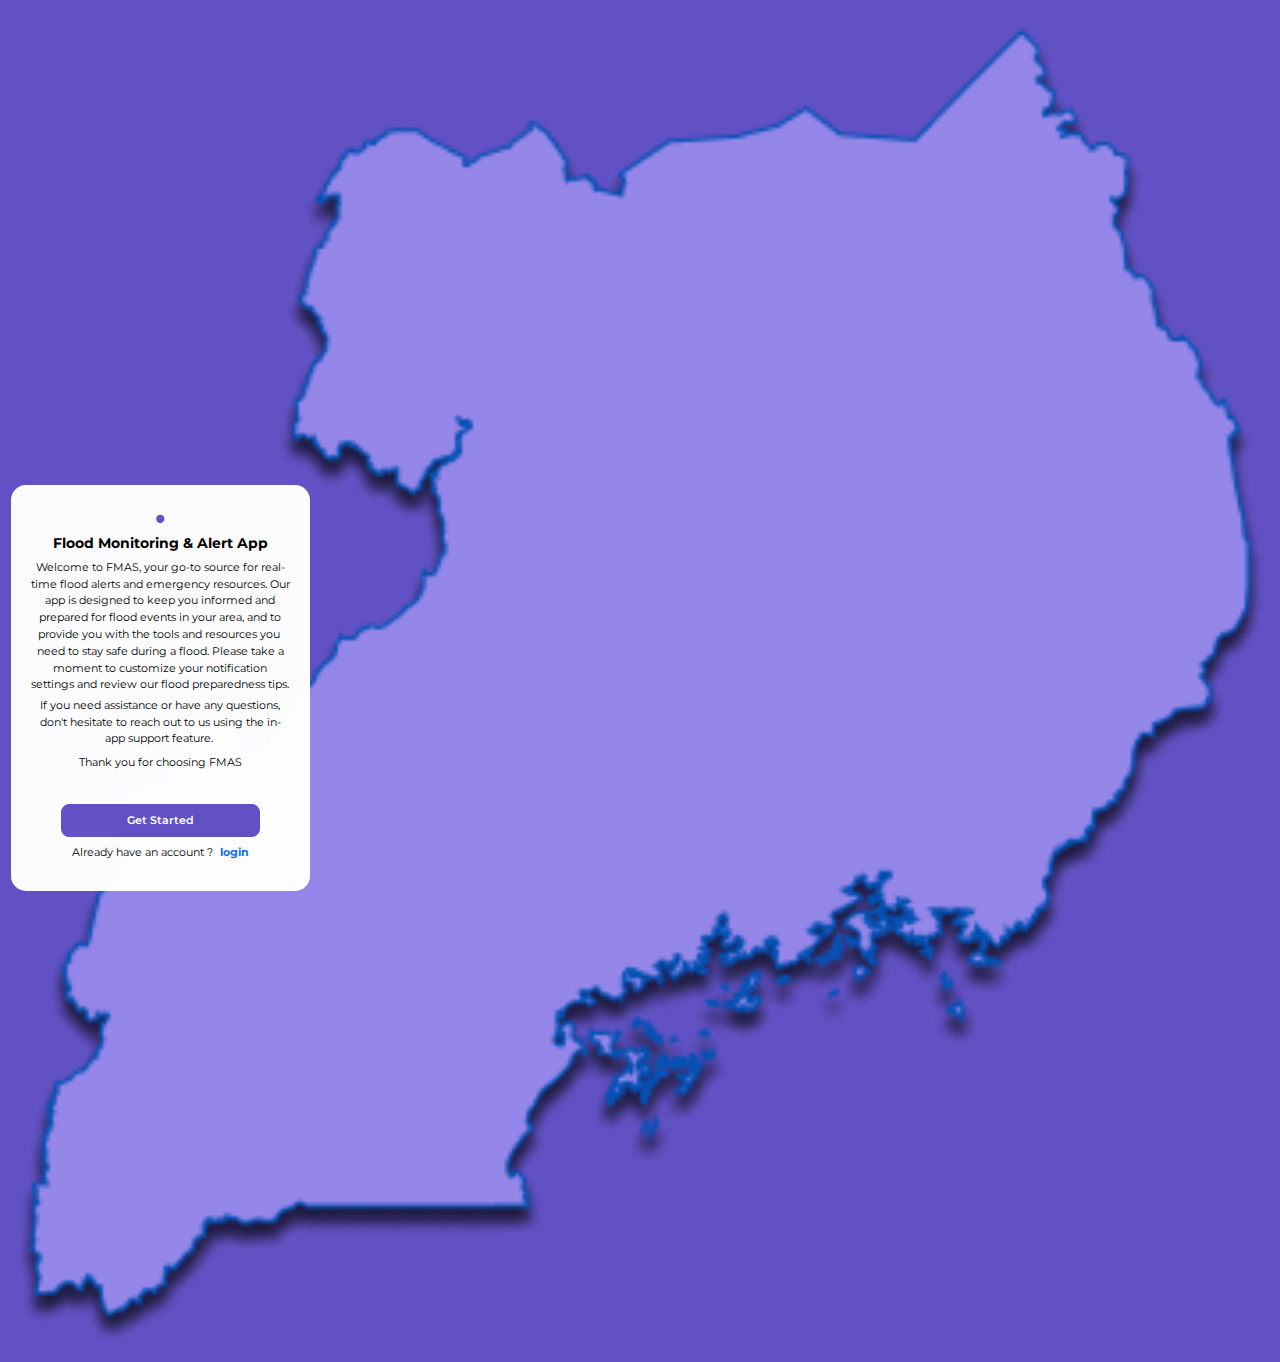
<file: fmas/assets/index.html>
<!DOCTYPE html>
<html lang="en">

<head>
    <meta charset="utf-8">
    <meta name="viewport" content="width=device-width, initial-scale=1.0, minimum-scale=1">
    <title>FMAS</title>
    <link rel="stylesheet" href="https://cdn.jsdelivr.net/npm/bootstrap@5.2.3/dist/css/bootstrap.min.css">
    <link rel="stylesheet" href="https://fonts.googleapis.com/css?family=Montserrat&amp;display=swap">
    <link href="https://fonts.googleapis.com/css2?family=Inter:wght@100&display=swap" rel="stylesheet">
    <link rel="stylesheet" href="https://use.fontawesome.com/releases/v5.12.0/css/all.css">
    <link rel="stylesheet" href="css/fmas.css">
    <link rel="stylesheet" href="https://cdnjs.cloudflare.com/ajax/libs/animate.css/4.1.1/animate.min.css">
</head>

<body>
    <div class="container_main position-relative p-0 m-0 p-3">
        <div class="w-100 py-3"><img class="w-100" src="img/uganda.png"></div>
        <div class="main_component_container position-absolute row px-0 pb-0 m-0 d-flex align-items-end">
            <div class="component_container col-md-4 col-lg-3 m-0">
                <div class="w-100 welcome_note_container">
                    <div class="px-3 py-2 text-center"><i class="fas fa-circle dot"></i></div>
                    <h3>Flood Monitoring &amp; Alert App</h3>
                    <p class="mt-2">Welcome to FMAS, your go-to source for real-time&nbsp;flood alerts and emergency resources. Our app is designed&nbsp;to keep you informed and prepared for flood events in your&nbsp;area, and to provide you with the tools and resources you&nbsp; need to stay safe during a flood. Please take a moment to&nbsp;customize your notification settings and review our flood&nbsp;preparedness tips.</p>
                    <p class="py-1">If you need assistance or have any questions, don't hesitate&nbsp;to reach out to us using the in-app support feature.&nbsp;</p>
                    <p class="py-1">Thank you for choosing FMAS</p>
                    <div class="get_started_container"><button class="btn" type="button" onclick="getStarted()">Get Started</button></div>
                    <div>
                        <p class="p-0 m-0 mt-2">Already have an account ?<a class="ms-2 text-decoration-none fw-bolder" onclick="logIn()">login</a></p>
                    </div>
                </div>
            </div>
        </div>
    </div>
    <script src="https://cdn.jsdelivr.net/npm/bootstrap@5.2.3/dist/js/bootstrap.bundle.min.js"></script>
    <script src="https://cdnjs.cloudflare.com/ajax/libs/jquery/3.6.0/jquery.min.js"></script>
    <script src="js/fmas.js"></script>
    <script>
        getCookie = (cname)=>{
            let name = cname + "=";
            let ca = document.cookie.split(';');
            for(let i = 0; i < ca.length; i++) {
                let c = ca[i];
                while (c.charAt(0) == ' ') {
                    c = c.substring(1);
                }
                if (c.indexOf(name) == 0) {
                    return c.substring(name.length, c.length);
                }
            }
            return "";
        }
        checkCookie = ()=>{
            let fmasUser = getCookie("fmas_user")
            if (fmasUser != "") {
                let userID = JSON.parse(fmasUser)
                if(userID['account'].toLowerCase() == "authority"){
                    return "authority"
                }else if(userID['account'].toLowerCase() == "resident"){
                    return "resident"
                }else{
                    return "" 
                }
            } else {
                return ""
            }
        }
        getStarted = ()=>{
            const userAccount = checkCookie()
            if(userAccount.toLowerCase() == "authority"){
                window.location.href = "home_page_authority.html";
            }else if(userAccount.toLowerCase() == "resident"){
                window.location.href = "home_page_resident.html";
            }else{
                window.location.href = "signup_resident.html"; 
            }
        }
        logIn = ()=>{
            const userAccount = checkCookie()
            if(userAccount.toLowerCase() == "authority"){
                window.location.href = "home_page_authority.html";
            }else if(userAccount.toLowerCase() == "resident"){
                window.location.href = "home_page_resident.html";
            }else{
                window.location.href = "login_resident.html"; 
            }
        }
    </script>
    <script>
        $(document).ready(function () {

        });
    </script>
</body>
</html>
</file>
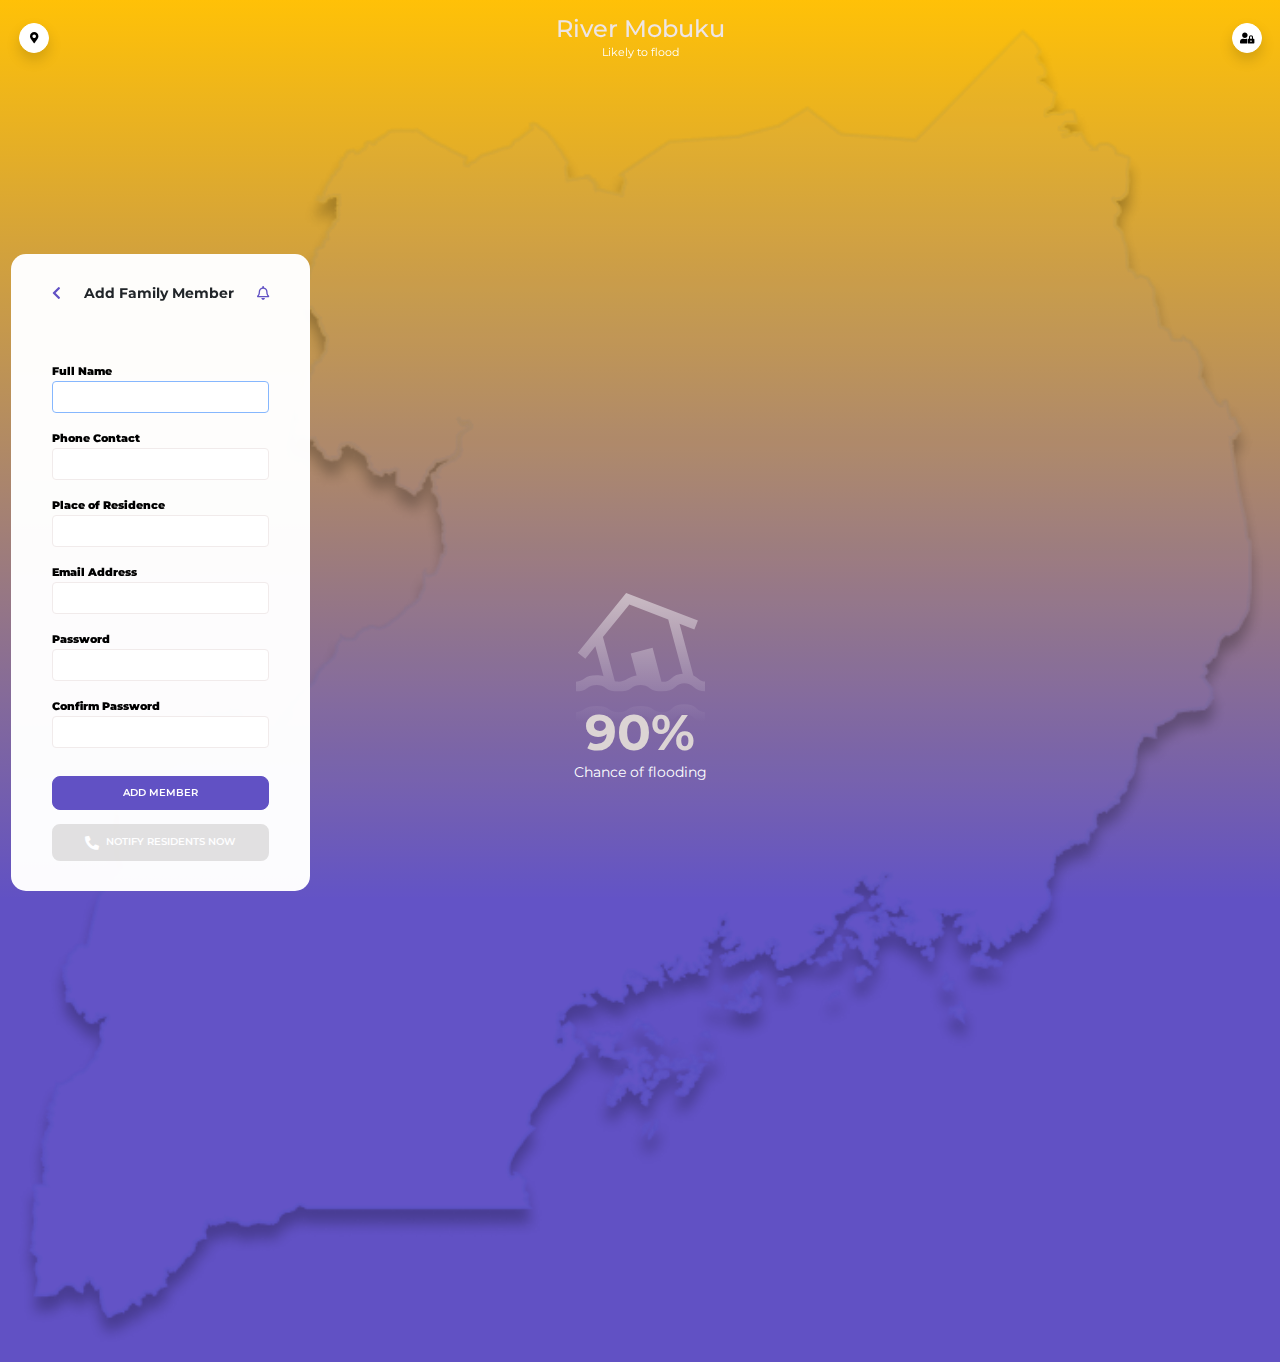
<file: fmas/assets/add_new_user.html>
<!DOCTYPE html>
<html lang="en">

<head>
    <meta charset="utf-8">
    <meta name="viewport" content="width=device-width, initial-scale=1.0, minimum-scale=1">
    <title>FMAS</title>
    <link rel="stylesheet" href="https://cdn.jsdelivr.net/npm/bootstrap@5.2.3/dist/css/bootstrap.min.css">
    <link rel="stylesheet" href="https://fonts.googleapis.com/css?family=Montserrat&amp;display=swap">
    <link rel="stylesheet" href="https://use.fontawesome.com/releases/v5.12.0/css/all.css">
    <link rel="stylesheet" href="css/fmas.css">
    <link rel="stylesheet" href="https://cdnjs.cloudflare.com/ajax/libs/animate.css/4.1.1/animate.min.css">
</head>

<body>
    <div class="container_main position-relative p-0 m-0 p-3" style="background: linear-gradient(#ffc107 , #ffc10700);">
        <div class="w-100 py-3 position-relative"><img class="w-100" src="img/transparent_uganda.png">
            <div class="position-absolute w-100 h-100 d-flex align-items-center justify-content-center flex-column" style="top: 0;"><img class="w-45" src="img/House.svg">
                <div class="flooding_chance_container">
                    <h3 class="text-center">90%</h3>
                    <p class="text-center">Chance of flooding</p>
                </div>
            </div>
        </div>
        <div class="main_component_container position-absolute row px-0 pb-0 m-0 d-flex align-items-end">
            <div class="widget_icons d-flex align-items-center justify-content-center"><button class="btn p-0 m-1 d-inline-flex align-items-center justify-content-center shadow" type="button"><i class="fas fa-map-marker-alt"></i></button>
                <div class="d-flex flex-column flex-fill px-3">
                    <h4 class="p-0 m-0 text-center">River Mobuku</h4>
                    <p class="p-0 m-0 text-center">Likely to flood</p>
                </div><button class="btn p-0 m-1 d-inline-flex align-items-center justify-content-center shadow" type="button"><i class="fas fa-user-lock"></i></button>
            </div>
            <div class="component_container col-md-4 col-lg-3 m-0">
                <div class="w-100 welcome_note_container animate__animated overflow-hidden" style="animation-duration: 1s;">
                    <div class="pt-2 d-flex align-items-center px-4"><button class="btn m-0 p-0 py-2 border-0" type="button" onclick="showAnotherPage()"><i class="fas fa-chevron-left arrow"></i></button>
                        <h6 class="p-0 m-0 w-100 text-center fw-bolder text-dark">Add Family Member</h6><button class="btn m-0 p-0 py-2 border-0" type="button"><i class="far fa-bell arrow"></i></button>
                    </div>
                    <div class="dynamic_container animate__animated" style="animation-duration: 0.5s;">
                        <form class="p-0 m-0 px-4 mt-5" method="POST" onsubmit="addNewUser(event)">
                            <div class="py-2"><label class="form-label">Full Name</label><input required class="full_name form-control" type="search" autofocus=""></div>
                            <div class="py-2"><label class="form-label">Phone Contact</label><input required class="phone_contact form-control" type="tel"></div>
                            <div class="py-2"><label class="form-label">Place of Residence</label><input required class="residence form-control" type="search"></div>
                            <div class="py-2"><label class="form-label">Email Address</label><input required class="email form-control" type="email"></div>
                            <div class="py-2"><label class="form-label">Password</label><input required class="password form-control" type="search"></div>
                            <div class="py-2"><label class="form-label">Confirm Password</label><input required class="confirm_password form-control" type="password"></div>
                            <div class="account_action_container mt-4"><button class="btn" type="submit">ADD MEMBER</button></div>
                        </form>
                        <div class="account_action_container px-4 mt-3"><a class="btn d-none align-items-center justify-content-center border-0 emergency_activated" role="button" href="tel:+256785313545"><i class="fas fa-phone-alt text-white me-2"></i>Notify Residents Now</a><a class="btn disabled d-flex align-items-center justify-content-center border-0 emergency_deactivated" role="button" href="tel:+256785313545"><i class="fas fa-phone-alt text-white me-2"></i>Notify Residents Now</a></div>
                    </div>
                </div>
            </div>
        </div>
    </div>
    <script src="https://cdn.jsdelivr.net/npm/bootstrap@5.2.3/dist/js/bootstrap.bundle.min.js"></script>
    <script src="https://cdnjs.cloudflare.com/ajax/libs/jquery/3.6.0/jquery.min.js"></script>
    <script src="js/fmas.js"></script>
</body>

</html>
</file>
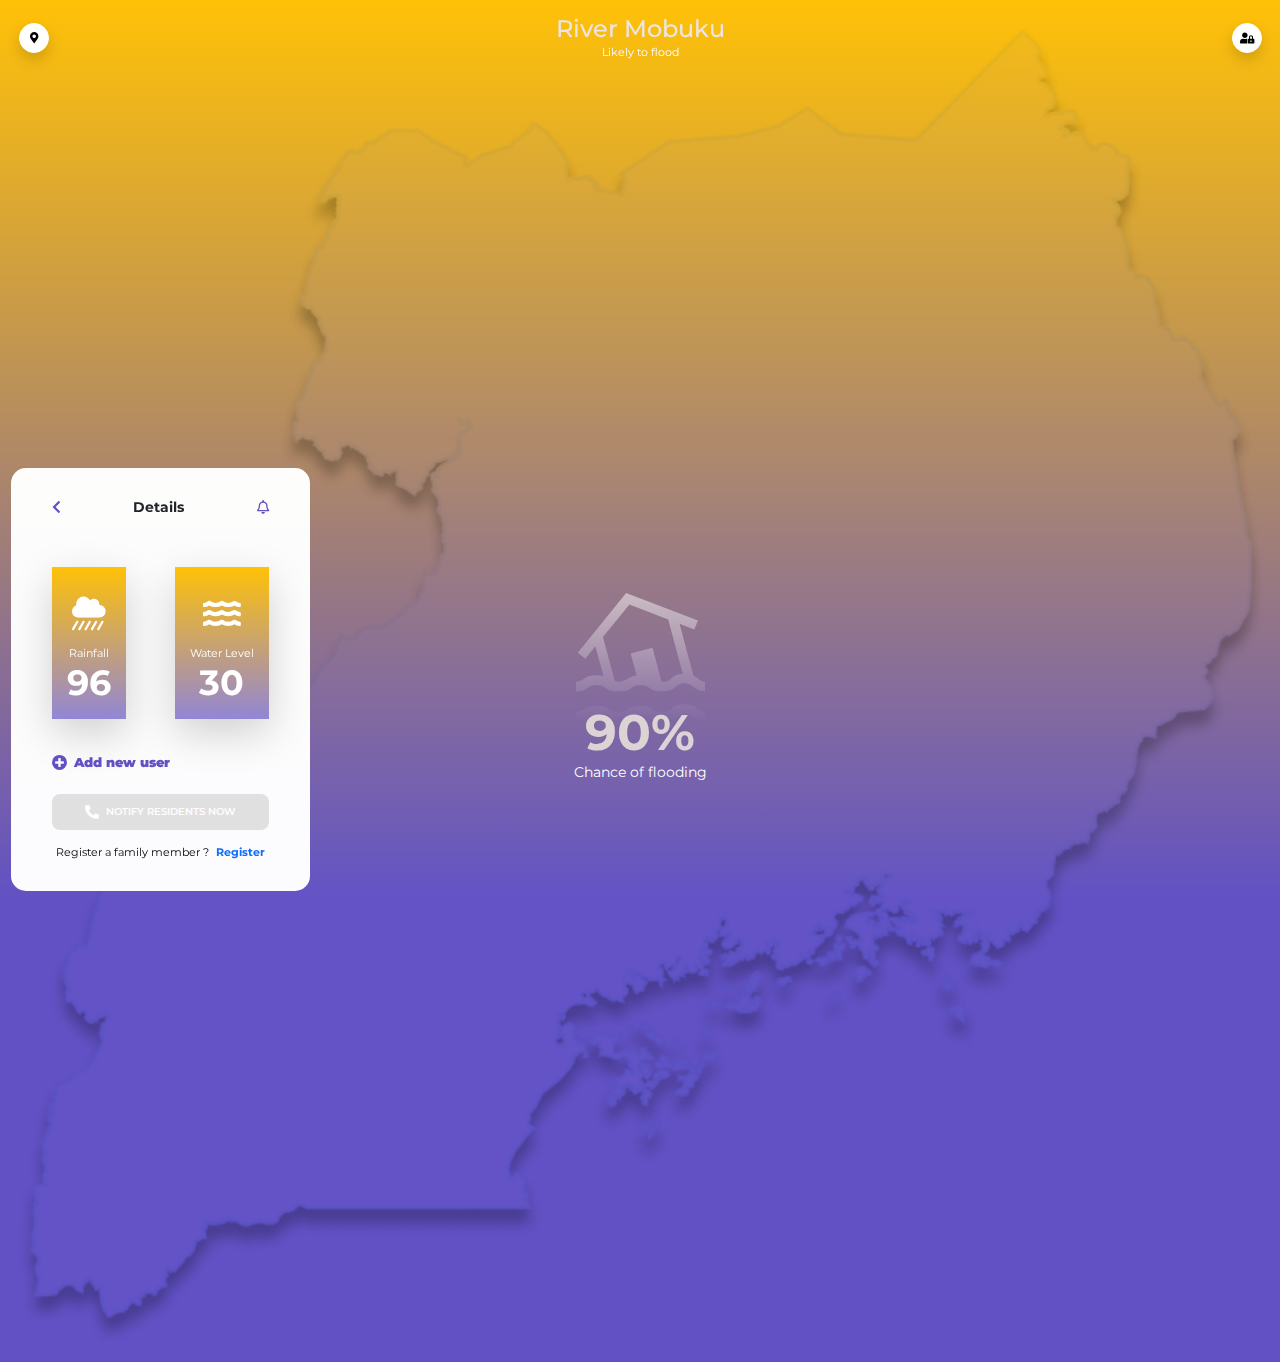
<file: fmas/assets/home_page_authority_.html>
<!DOCTYPE html>
<html lang="en">

<head>
    <meta charset="utf-8">
    <meta name="viewport" content="width=device-width, initial-scale=1.0, minimum-scale=1">
    <title>FMAS</title>
    <link rel="stylesheet" href="https://cdn.jsdelivr.net/npm/bootstrap@5.2.3/dist/css/bootstrap.min.css">
    <link rel="stylesheet" href="https://fonts.googleapis.com/css?family=Montserrat&amp;display=swap">
    <link rel="stylesheet" href="https://use.fontawesome.com/releases/v5.12.0/css/all.css">
    <link rel="stylesheet" href="css/fmas.css">
    <link rel="stylesheet" href="https://cdnjs.cloudflare.com/ajax/libs/animate.css/4.1.1/animate.min.css">
</head>

<body>
    <div class="container_main position-relative p-0 m-0 p-3" style="background: linear-gradient(#ffc107 , #ffc10700);">
        <div class="w-100 py-3 position-relative"><img class="w-100" src="img/transparent_uganda.png">
            <div class="position-absolute w-100 h-100 d-flex align-items-center justify-content-center flex-column" style="top: 0;"><img class="w-45" src="img/House.svg">
                <div class="flooding_chance_container">
                    <h3 class="text-center">90%</h3>
                    <p class="text-center">Chance of flooding</p>
                </div>
            </div>
        </div>
        <div class="main_component_container position-absolute row px-0 pb-0 m-0 d-flex align-items-end">
            <div class="widget_icons d-flex align-items-center justify-content-center"><button class="btn p-0 m-1 d-inline-flex align-items-center justify-content-center shadow" type="button"><i class="fas fa-map-marker-alt"></i></button>
                <div class="d-flex flex-column flex-fill px-3">
                    <h4 class="p-0 m-0 text-center">River Mobuku</h4>
                    <p class="p-0 m-0 text-center">Likely to flood</p>
                </div><button class="btn p-0 m-1 d-inline-flex align-items-center justify-content-center shadow" type="button"><i class="fas fa-user-lock"></i></button>
            </div>
            <div class="component_container col-md-4 col-lg-3 m-0">
                <div class="w-100 welcome_note_container animate__animated overflow-hidden" style="animation-duration: 1s;">
                    <div class="pt-2 d-flex align-items-center px-4"><button class="btn m-0 p-0 py-2 border-0" type="button" onclick="showAnotherPage()"><i class="fas fa-chevron-left arrow"></i></button>
                        <h6 class="p-0 m-0 w-100 text-center fw-bolder text-dark">Details</h6><button class="btn m-0 p-0 py-2 border-0" type="button"><i class="far fa-bell arrow"></i></button>
                    </div>
                    <div class="dynamic_container animate__animated" style="animation-duration: 0.5s;">
                        <div class="w-100 p-0 m-0 px-4 d-flex mt-5 justify-content-between rainfall_waterlevel_container">
                            <div class="element_container shadow-lg d-flex flex-column align-items-center warning"><i class="fas fa-cloud-showers-heavy"></i>
                                <div class="details_container d-flex flex-fill flex-column justify-content-end mt-3">
                                    <p>Rainfall</p>
                                    <h3>96</h3>
                                </div>
                            </div>
                            <div class="element_container shadow-lg d-flex flex-column align-items-center warning"><i class="fas fa-water"></i>
                                <div class="details_container d-flex flex-fill flex-column justify-content-end mt-3">
                                    <p>Water Level</p>
                                    <h3>30</h3>
                                </div>
                            </div>
                        </div>
                        <div class="my-4 d-flex px-4 pt-3"><button class="btn p-0 m-0 add_new_user w-100 d-flex align-items-center" type="button"><i class="fas fa-plus-circle me-2"></i>Add new user</button></div>
                        <div class="account_action_container px-4 mt-2"><a class="btn d-none align-items-center justify-content-center border-0 emergency_activated" role="button" href="tel:+256785313545"><i class="fas fa-phone-alt text-white me-2"></i>Notify Residents Now</a><a class="btn disabled d-flex align-items-center justify-content-center border-0 emergency_deactivated" role="button" href="tel:+256785313545"><i class="fas fa-phone-alt text-white me-2"></i>Notify Residents Now</a></div>
                        <div>
                            <p class="p-0 m-0 mt-3">Register a family member ?<a class="ms-2 text-decoration-none fw-bolder" href="#">Register</a></p>
                        </div>
                    </div>
                </div>
            </div>
        </div>
    </div>
    <script src="https://cdn.jsdelivr.net/npm/bootstrap@5.2.3/dist/js/bootstrap.bundle.min.js"></script>
    <script src="https://cdnjs.cloudflare.com/ajax/libs/jquery/3.6.0/jquery.min.js"></script>
    <script src="js/fmas.js"></script>
</body>

</html>
</file>
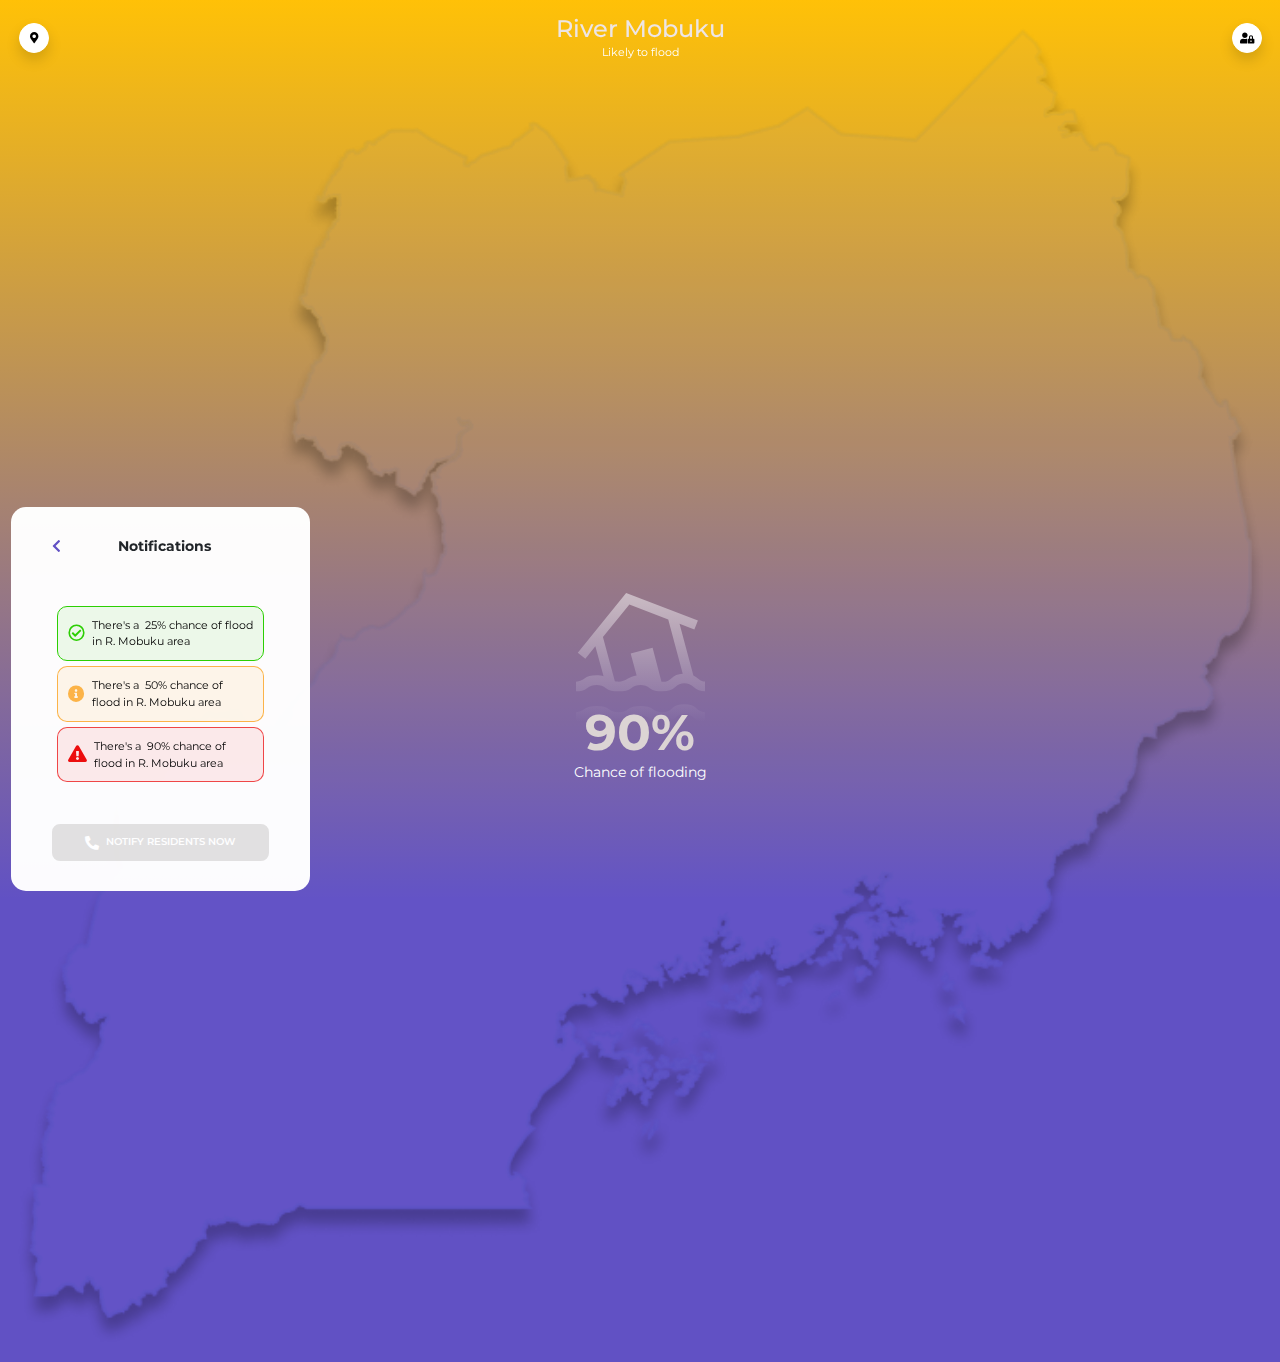
<file: fmas/assets/notifications.html>
<!DOCTYPE html>
<html lang="en">

<head>
    <meta charset="utf-8">
    <meta name="viewport" content="width=device-width, initial-scale=1.0, minimum-scale=1">
    <title>FMAS</title>
    <link rel="stylesheet" href="https://cdn.jsdelivr.net/npm/bootstrap@5.2.3/dist/css/bootstrap.min.css">
    <link rel="stylesheet" href="https://fonts.googleapis.com/css?family=Montserrat&amp;display=swap">
    <link rel="stylesheet" href="https://use.fontawesome.com/releases/v5.12.0/css/all.css">
    <link rel="stylesheet" href="css/fmas.css">
    <link rel="stylesheet" href="https://cdnjs.cloudflare.com/ajax/libs/animate.css/4.1.1/animate.min.css">
</head>

<body>
    <div class="container_main position-relative p-0 m-0 p-3" style="background: linear-gradient(#ffc107 , #ffc10700);">
        <div class="w-100 py-3 position-relative"><img class="w-100" src="img/transparent_uganda.png">
            <div class="position-absolute w-100 h-100 d-flex align-items-center justify-content-center flex-column" style="top: 0;"><img class="w-45" src="img/House.svg">
                <div class="flooding_chance_container">
                    <h3 class="text-center">90%</h3>
                    <p class="text-center">Chance of flooding</p>
                </div>
            </div>
        </div>
        <div class="main_component_container position-absolute row px-0 pb-0 m-0 overflow-auto">
            <div class="widget_icons d-flex align-items-center justify-content-center"><button class="btn p-0 m-1 d-inline-flex align-items-center justify-content-center shadow" type="button"><i class="fas fa-map-marker-alt"></i></button>
                <div class="d-flex flex-column flex-fill px-3">
                    <h4 class="p-0 m-0 text-center">River Mobuku</h4>
                    <p class="p-0 m-0 text-center">Likely to flood</p>
                </div><button class="btn p-0 m-1 d-inline-flex align-items-center justify-content-center shadow" type="button"><i class="fas fa-user-lock"></i></button>
            </div>
            <div class="component_container col-md-4 col-lg-3 m-0">
                <div class="w-100 welcome_note_container animate__animated overflow-hidden" style="animation-duration: 1s;">
                    <div class="pt-2 d-flex align-items-center px-4"><button class="btn m-0 p-0 py-2 border-0" type="button" onclick="showAnotherPage()"><i class="fas fa-chevron-left arrow"></i></button>
                        <h6 class="p-0 m-0 w-100 text-center fw-bolder text-dark">Notifications</h6>
                    </div>
                    <div class="dynamic_container animate__animated" style="animation-duration: 0.5s;">
                        <div class="w-100 px-4 my-5">
                            <div class="d-flex align-items-center notification_container safe"><i class="far fa-check-circle me-2"></i>
                                <p class="p-0 m-0 text-start">There's a&nbsp; 25% chance of flood in R. Mobuku area</p>
                            </div>
                            <div class="d-flex align-items-center notification_container warning"><i class="fas fa-info-circle me-2"></i>
                                <p class="p-0 m-0 text-start">There's a&nbsp; 50% chance of flood in R. Mobuku area</p>
                            </div>
                            <div class="d-flex align-items-center notification_container danger"><i class="fas fa-exclamation-triangle me-2"></i>
                                <p class="p-0 m-0 text-start">There's a&nbsp; 90% chance of flood in R. Mobuku area</p>
                            </div>
                        </div>
                        <div class="account_action_container px-4 mt-3"><a class="btn d-none align-items-center justify-content-center border-0 emergency_activated" role="button" href="tel:+256785313545"><i class="fas fa-phone-alt text-white me-2"></i>Notify Residents Now</a><a class="btn disabled d-flex align-items-center justify-content-center border-0 emergency_deactivated" role="button" href="tel:+256785313545"><i class="fas fa-phone-alt text-white me-2"></i>Notify Residents Now</a></div>
                    </div>
                </div>
            </div>
        </div>
    </div>
    <script src="https://cdn.jsdelivr.net/npm/bootstrap@5.2.3/dist/js/bootstrap.bundle.min.js"></script>
    <script src="https://cdnjs.cloudflare.com/ajax/libs/jquery/3.6.0/jquery.min.js"></script>
    <script src="js/fmas.js"></script>
</body>

</html>
</file>
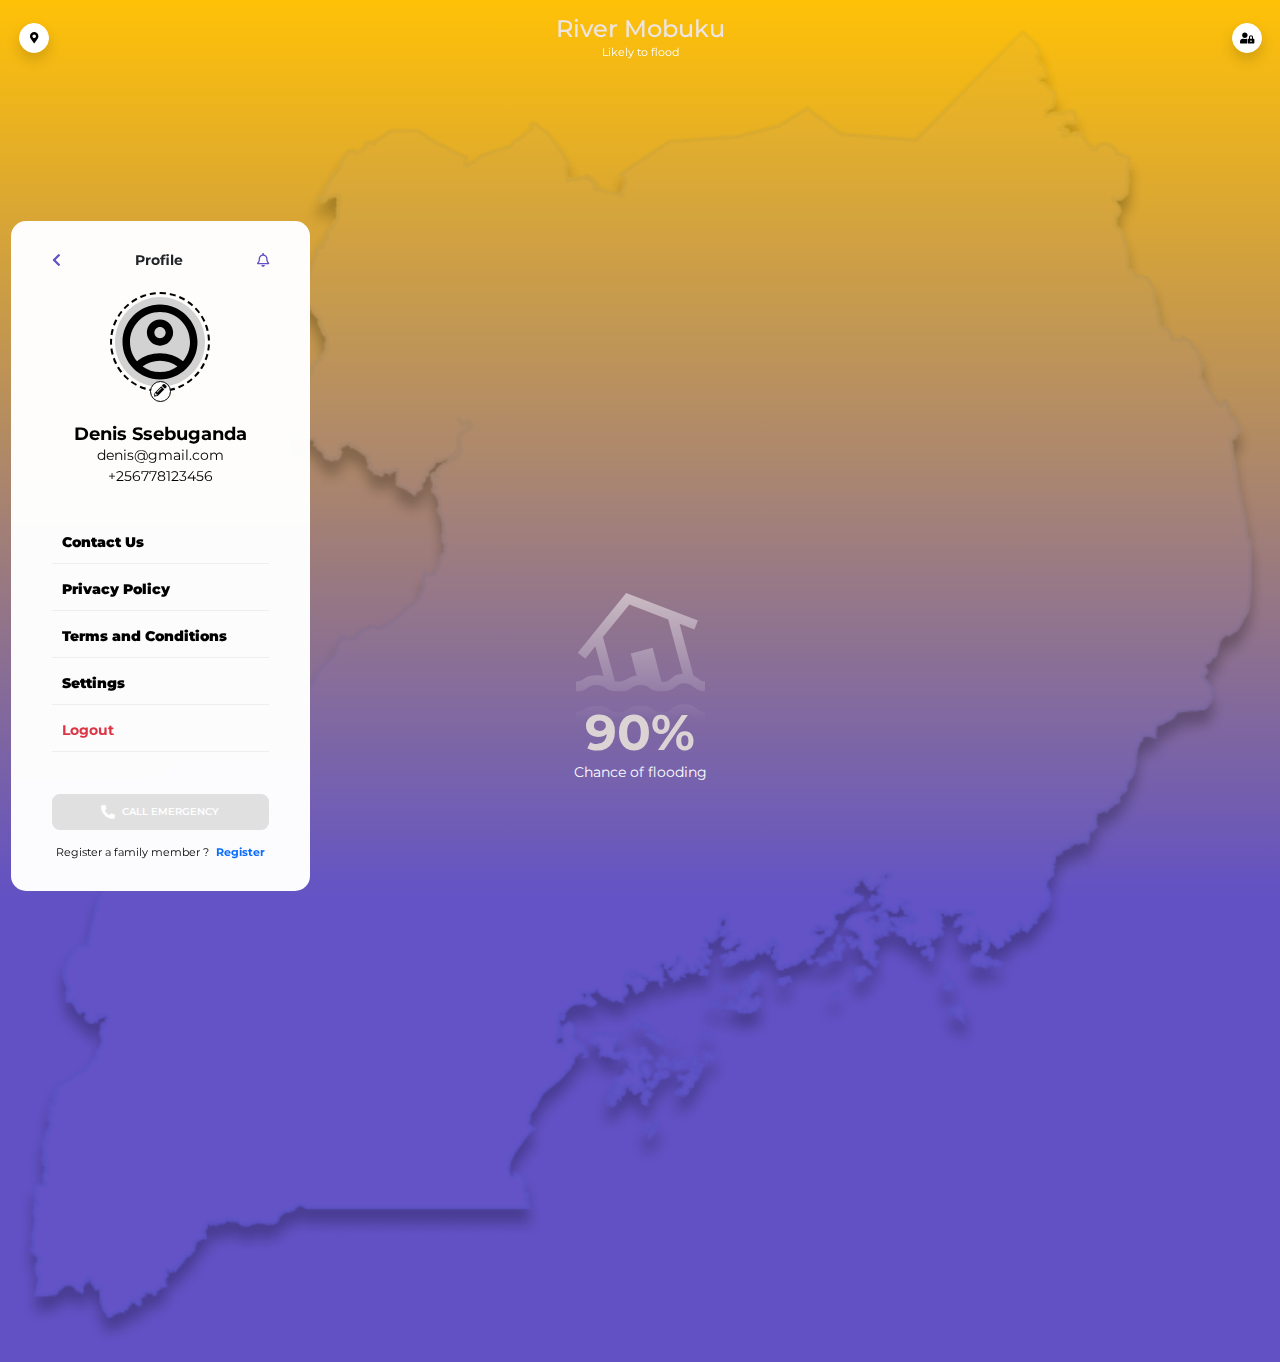
<file: fmas/assets/profile.html>
<!DOCTYPE html>
<html lang="en">

<head>
    <meta charset="utf-8">
    <meta name="viewport" content="width=device-width, initial-scale=1.0, minimum-scale=1">
    <title>FMAS</title>
    <link rel="stylesheet" href="https://cdn.jsdelivr.net/npm/bootstrap@5.2.3/dist/css/bootstrap.min.css">
    <link rel="stylesheet" href="https://fonts.googleapis.com/css?family=Montserrat&amp;display=swap">
    <link rel="stylesheet" href="https://use.fontawesome.com/releases/v5.12.0/css/all.css">
    <link rel="stylesheet" href="css/fmas.css">
    <link rel="stylesheet" href="https://cdnjs.cloudflare.com/ajax/libs/animate.css/4.1.1/animate.min.css">
</head>

<body>
    <div class="container_main position-relative p-0 m-0 p-3" style="background: linear-gradient(#ffc107 , #ffc10700);">
        <div class="w-100 py-3 position-relative"><img class="w-100" src="img/transparent_uganda.png">
            <div class="position-absolute w-100 h-100 d-flex align-items-center justify-content-center flex-column" style="top: 0;"><img class="w-45" src="img/House.svg">
                <div class="flooding_chance_container">
                    <h3 class="text-center">90%</h3>
                    <p class="text-center">Chance of flooding</p>
                </div>
            </div>
        </div>
        <div class="main_component_container position-absolute row px-0 pb-0 m-0 overflow-auto">
            <div class="widget_icons d-flex align-items-center justify-content-center">
                <button class="btn p-0 m-1 d-inline-flex align-items-center justify-content-center shadow" type="button"><i class="fas fa-map-marker-alt"></i></button>
                <div class="d-flex flex-column flex-fill px-3">
                    <h4 class="p-0 m-0 text-center">River Mobuku</h4>
                    <p class="p-0 m-0 text-center">Likely to flood</p>
                </div><button class="btn p-0 m-1 d-inline-flex align-items-center justify-content-center shadow" type="button"><i class="fas fa-user-lock"></i></button>
            </div>
            <div class="component_container col-md-4 col-lg-3 m-0">
                <div class="w-100 welcome_note_container animate__animated" style="animation-duration: 1s;">
                    <div class="pt-2 d-flex align-items-center px-4">
                        <a class="btn m-0 p-0 py-2 border-0" href="home_page_resident.html"><i class="fas fa-chevron-left arrow"></i></a>
                        <h6 class="p-0 m-0 w-100 text-center fw-bolder text-dark">Profile</h6>
                        <a class="btn m-0 p-0 py-2 border-0" href="notifications.html"><i class="far fa-bell arrow"></i></a>
                    </div>
                    <div class="dynamic_container animate__animated" style="animation-duration: 0.5s;">
                        <div class="w-100 p-0 m-0 px-4 d-flex mt-3 flex-column profile_container align-items-center justify-content-center">
                            <div class="profile_outer_container d-flex align-items-center justify-content-center">
                                <div class="profile_inner_container"><img class="w-100" src="img/account_circle_black_24dp.svg"></div>
                            </div>
                        </div>
                        <div class="icon_container_user d-flex align-items-center justify-content-center">
                            <div class="container_icon d-inline-flex align-items-center justify-content-center"><i class="fas fa-pencil-alt"></i></div>
                        </div>
                        <div class="user_details_container mt-4 d-flex flex-column align-items-center">
                            <h3 class="name">Denis Ssebuganda</h3><span class="email">denis@gmail.com</span><span class="tel">+256778123456</span>
                        </div>
                        <div class="link_container px-4"><button class="btn w-100 text-start rounded-0 border-0" type="button">Contact Us</button><button class="btn w-100 text-start rounded-0 border-0" type="button">Privacy Policy</button><button class="btn w-100 text-start rounded-0 border-0" type="button">Terms and Conditions</button><button class="btn w-100 text-start rounded-0 border-0" type="button">Settings</button><button class="btn w-100 text-start rounded-0 border-0 text-danger fw-bolder" type="button">Logout</button></div>
                        <div class="account_action_container px-4 mt-5"><a class="btn d-none align-items-center justify-content-center border-0 emergency_activated" role="button" href="tel:+256785313545"><i class="fas fa-phone-alt text-white me-2"></i>Call Emergency</a><a class="btn disabled d-flex align-items-center justify-content-center border-0 emergency_deactivated" role="button" href="tel:+256785313545"><i class="fas fa-phone-alt text-white me-2"></i>Call Emergency</a></div>
                        <div>
                            <p class="p-0 m-0 mt-3">Register a family member ?<a class="ms-2 text-decoration-none fw-bolder" href="#">Register</a></p>
                        </div>
                    </div>
                </div>
            </div>
        </div>
    </div>
    <script src="https://cdn.jsdelivr.net/npm/bootstrap@5.2.3/dist/js/bootstrap.bundle.min.js"></script>
    <script src="https://cdnjs.cloudflare.com/ajax/libs/jquery/3.6.0/jquery.min.js"></script>
</body>

</html>
</file>
<file: fmas/assets/css/fmas.css>
* {
  box-sizing: border-box;
  font-family: Montserrat;
  /* font-family: 'Inter','Montserrat',sans-serif; */
  font-size: 14px;
  font-weight: 400;
  /*line-height: 24px;*/
  /* color: #8f8f8f; */
  color: #000;
  transition: all .5s ease-in-out;
  -ms-transition: all .5s ease-in-out;
  -moz-transition: all .5s ease-in-out;
  -o-transition: all .5s ease-in-out;
}

::-webkit-scrollbar {
  width: 5px;
  background: transparent;
  height: 5px;
  border-radius: 20px;
}

::-webkit-scrollbar-track {
  background-color: transparent;
  border-radius: 20px;
  border: none;
}

::-webkit-scrollbar-thumb {
  background-color: #adb5bd;
  border-radius: 20px;
}

::-webkit-scrollbar-thumb:hover {
  background-color: #4e4343;
}

::-webkit-scrollbar-button {
  color: #000;
}

::-webkit-scrollbar-track-piece {
  background: transparent;
}

::-webkit-scrollbar-corner {
  background: #3bd788;
}

body {
  background: #6151C4;
}

.container_main {
  width: 100vw;
  height: 100vh;
}

.container_main .main_component_container {
  position: absolute;
  bottom: 1vh;
  /* top: 1vh; */
  left: 0;
  width: 100%;
  max-height: 99vh;
  overflow-y: auto;
  padding: 1vh 1vh 0 1vh;
}

.container_main .main_component_container .component_container {
  z-index: 0;
}

.container_main .main_component_container .component_container .welcome_note_container {
  width: 100%;
  background: rgba(255, 255, 255, 0.98);
  border-radius: 15px;
  padding: 15px 20px 30px 20px;
}

h3 {
  padding: 0;
  margin: 0;
  font-size: 1.0rem;
  color: #000;
  font-weight: bolder;
  text-align: center;
}

p {
  padding: 0;
  margin: 0;
  font-size: 0.8rem;
  text-align: center;
}

i.arrow {
  color: #6151C4;
  font-size: 1.0rem;
}

i.dot {
  color: #6151C4;
  font-size: 0.6rem;
}

.get_started_container {
  padding: 30px 30px 0 30px;
}

.get_started_container .btn {
  width: 100%;
  background: #6151C4;
  color: #fff;
  font-weight: 600;
  font-size: 0.8rem;
  padding: 7px;
  border-radius: 8px;
  border: 1px solid #6151C4!important;
}

p a {
  font-size: 0.8rem;
}

form .form-label {
  padding: 0;
  margin: 0;
  font-size: 0.8rem;
  font-weight: 900;
}

form .form-control {
  height: 32px;
  border-radius: 4px;
  border-width: 1px;
  border-color: #f1ebeb;
  outline: none;
  box-shadow: none!important;
}

form .form-select {
  min-height: 30px;
  border-radius: 4px;
  outline: none;
  box-shadow: none!important;
  text-align-last: center;
  color: #6151C4;
}

.account_action_container .btn {
  width: 100%;
  background: #6151C4;
  color: #fff;
  font-weight: 600;
  font-size: 0.7rem;
  text-transform: uppercase;
  padding: 9px;
  border-radius: 8px;
  border: 1px solid #6151C4!important;
}

input::placeholder {
  color: #ced4da!important;
  font-size: 10px;
}

textarea::placeholder {
  color: #ced4da!important;
}

.widget_icons {
  position: fixed;
  top: 0;
  left: 0;
  right: 0;
  padding: 15px;
}

.widget_icons .btn {
  background: #fff;
  width: 30px;
  height: 30px;
  border-radius: 50%;
  border: 1px solid #fff;
}

.widget_icons .btn i {
  font-size: 0.8rem;
}

.widget_icons h4 {
  font-size: 1.7rem;
  color: #ede5e5;
}

.widget_icons p {
  font-size: 0.8rem;
  color: #ffffff;
}

.flooding_chance_container {
  /* margin-bottom: 46px; */
  margin-top: -20px;
}

.flooding_chance_container h3 {
  font-size: 3.6rem;
  color: #dcd4d4;
}

.flooding_chance_container p {
  font-size: 1.0rem;
  color: #fff;
}
.rainfall_waterlevel_container .dynamic_color {
  min-width: 150px;
  background: #6151C4;
  border-radius: 8px;
  overflow: hidden;
}

.rainfall_waterlevel_container .element_container {
  padding: 30px 15px 15px 15px;
}

.rainfall_waterlevel_container .element_container i {
  font-size: 2.4rem;
}

.element_container h3 {
  font-size: 2.5rem;
}

.element_container.warning {
  background: linear-gradient(#ffc107 , #6151C4B0);
}

.element_container * {
  color: #fff;
}

.btn.emergency_activated {
  background: #ff0000;
  border: 2px solid #ff0000!important;
}

.btn.disabled.emergency_deactivated {
  background: #D3D2D2;
  border: 2px solid #D3D2D2!important;
}

.add_new_user {
  font-size: 0.9rem;
  color: #6151C4;
  font-weight: 900;
  border: none;
}

.add_new_user i {
  font-size: 1.1rem;
  color: #6151C4;
}

.profile_container .profile_outer_container {
  width: 100px;
  height: 100px;
  border-radius: 50%;
  padding: 2px;
  border: 2px dashed #000;
}

.profile_container .profile_outer_container .profile_inner_container {
  width: 90px;
  height: 90px;
  padding: 0;
  border-radius: 50%;
  background: #D3D2D2;
}

.icon_container_user {
  margin-top: -11px;
}

.icon_container_user .container_icon {
  width: 21px;
  height: 21px;
  border: 1px solid #000000;
  border-radius: 50%;
  background: #fff;
}

.icon_container_user .container_icon i {
  font-size: 0.9rem;
  color: #000;
}

.user_details_container h3 {
  font-size: 1.3rem;
}

.user_details_container span {
  font-size: 1.0rem;
  color: #000;
}

.link_container {
  margin-top: 30px;
}

.link_container .btn {
  padding: 15px 10px 10px 10px;
  margin: 0;
  color: #000;
  font-weight: 900;
  border-bottom: 1px solid rgb(241,237,237)!important;
  box-shadow: none;
}

.notification_container {
  padding: 10px;
  margin: 5px;
}

.notification_container p {
  font-size: 0.8rem;
}

.notification_container i {
  font-size: 1.2rem;
}

.notification_container.safe {
  border-radius: 10px;
  border: 1px solid #2CCF03;
  background: rgba(44, 207, 3, 0.08);
}

.notification_container.safe i {
  color: #2CCF03;
}

.notification_container.warning {
  border-radius: 10px;
  border: 1px solid rgba(250, 150, 0, 0.69);
  background: rgba(250, 150, 0, 0.08);
}

.notification_container.warning i {
  color: rgba(250,150,0,0.69);
}

.notification_container.danger {
  border-radius: 10px;
  border: 1px solid rgba(236, 14, 14, 0.74);
  background: rgba(236, 14, 14, 0.08);
}

.notification_container.danger i {
  color: #EC0E0E;
}
</file>
